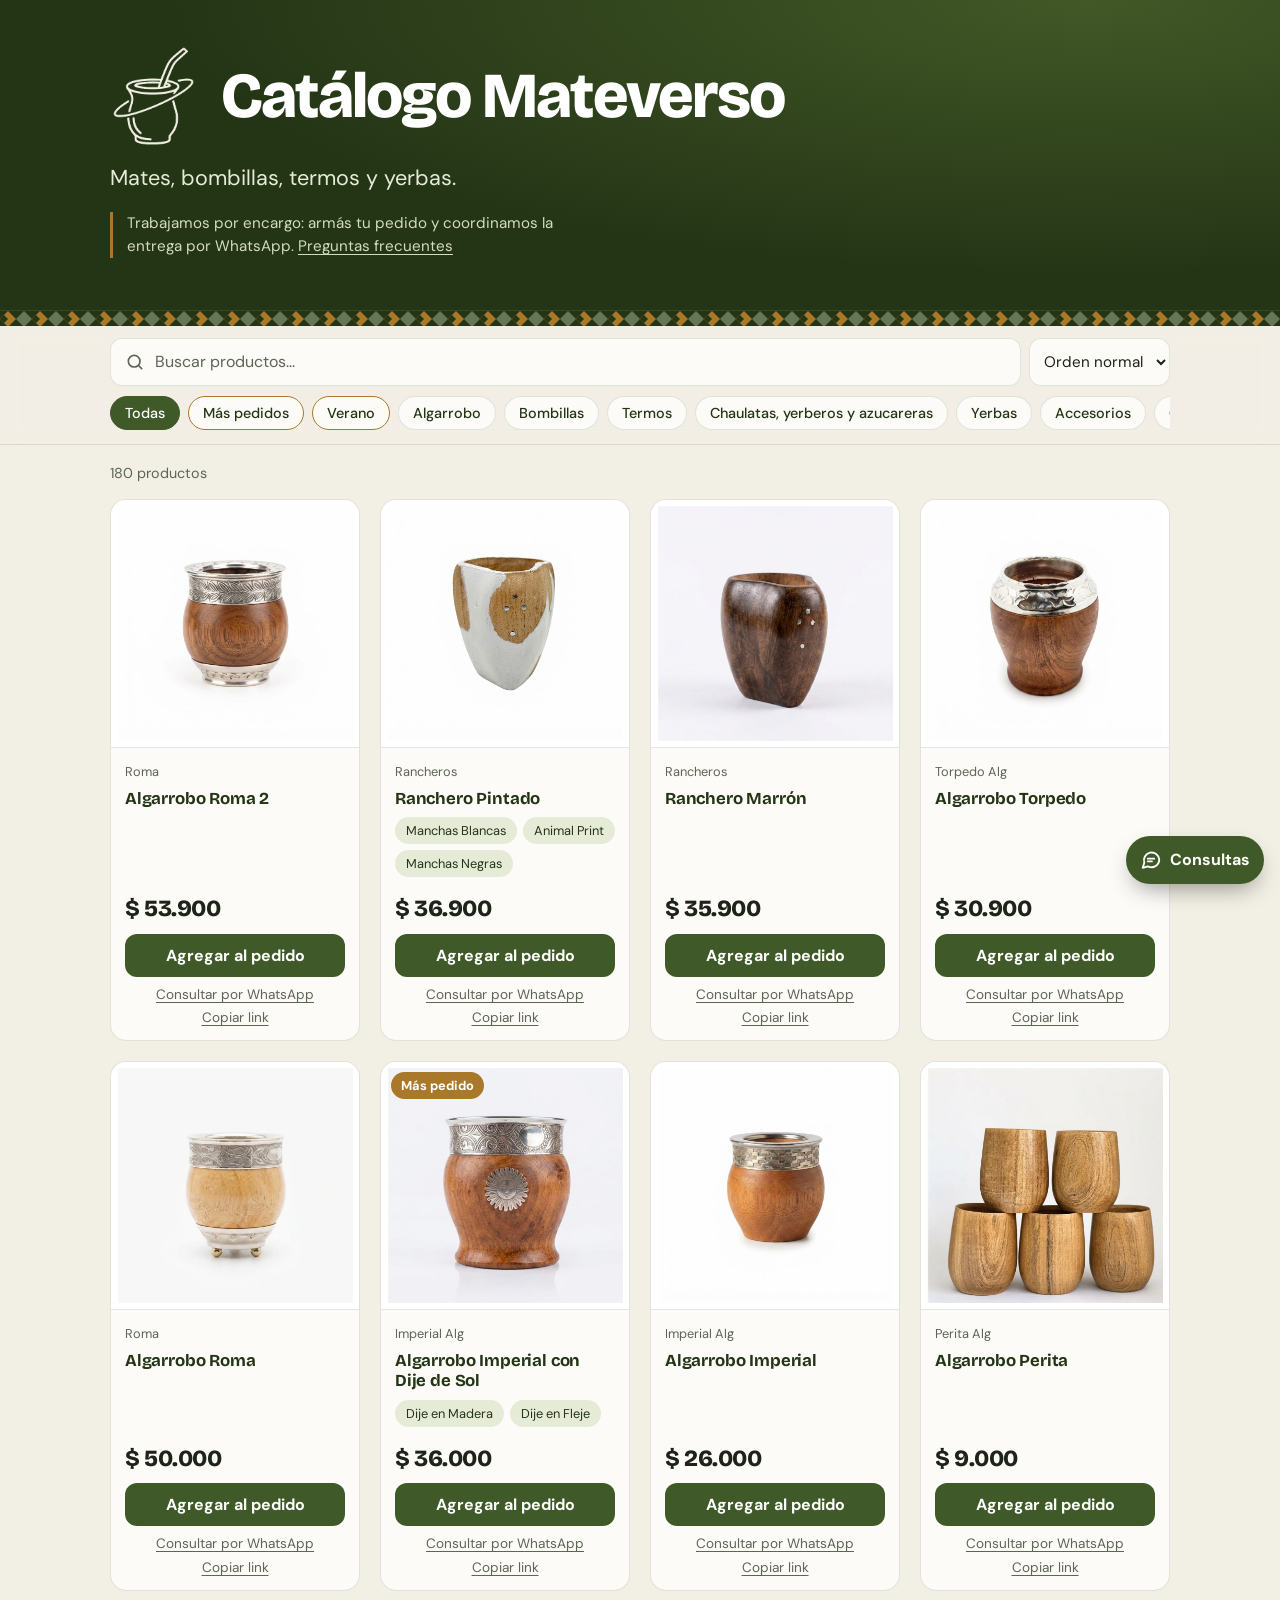
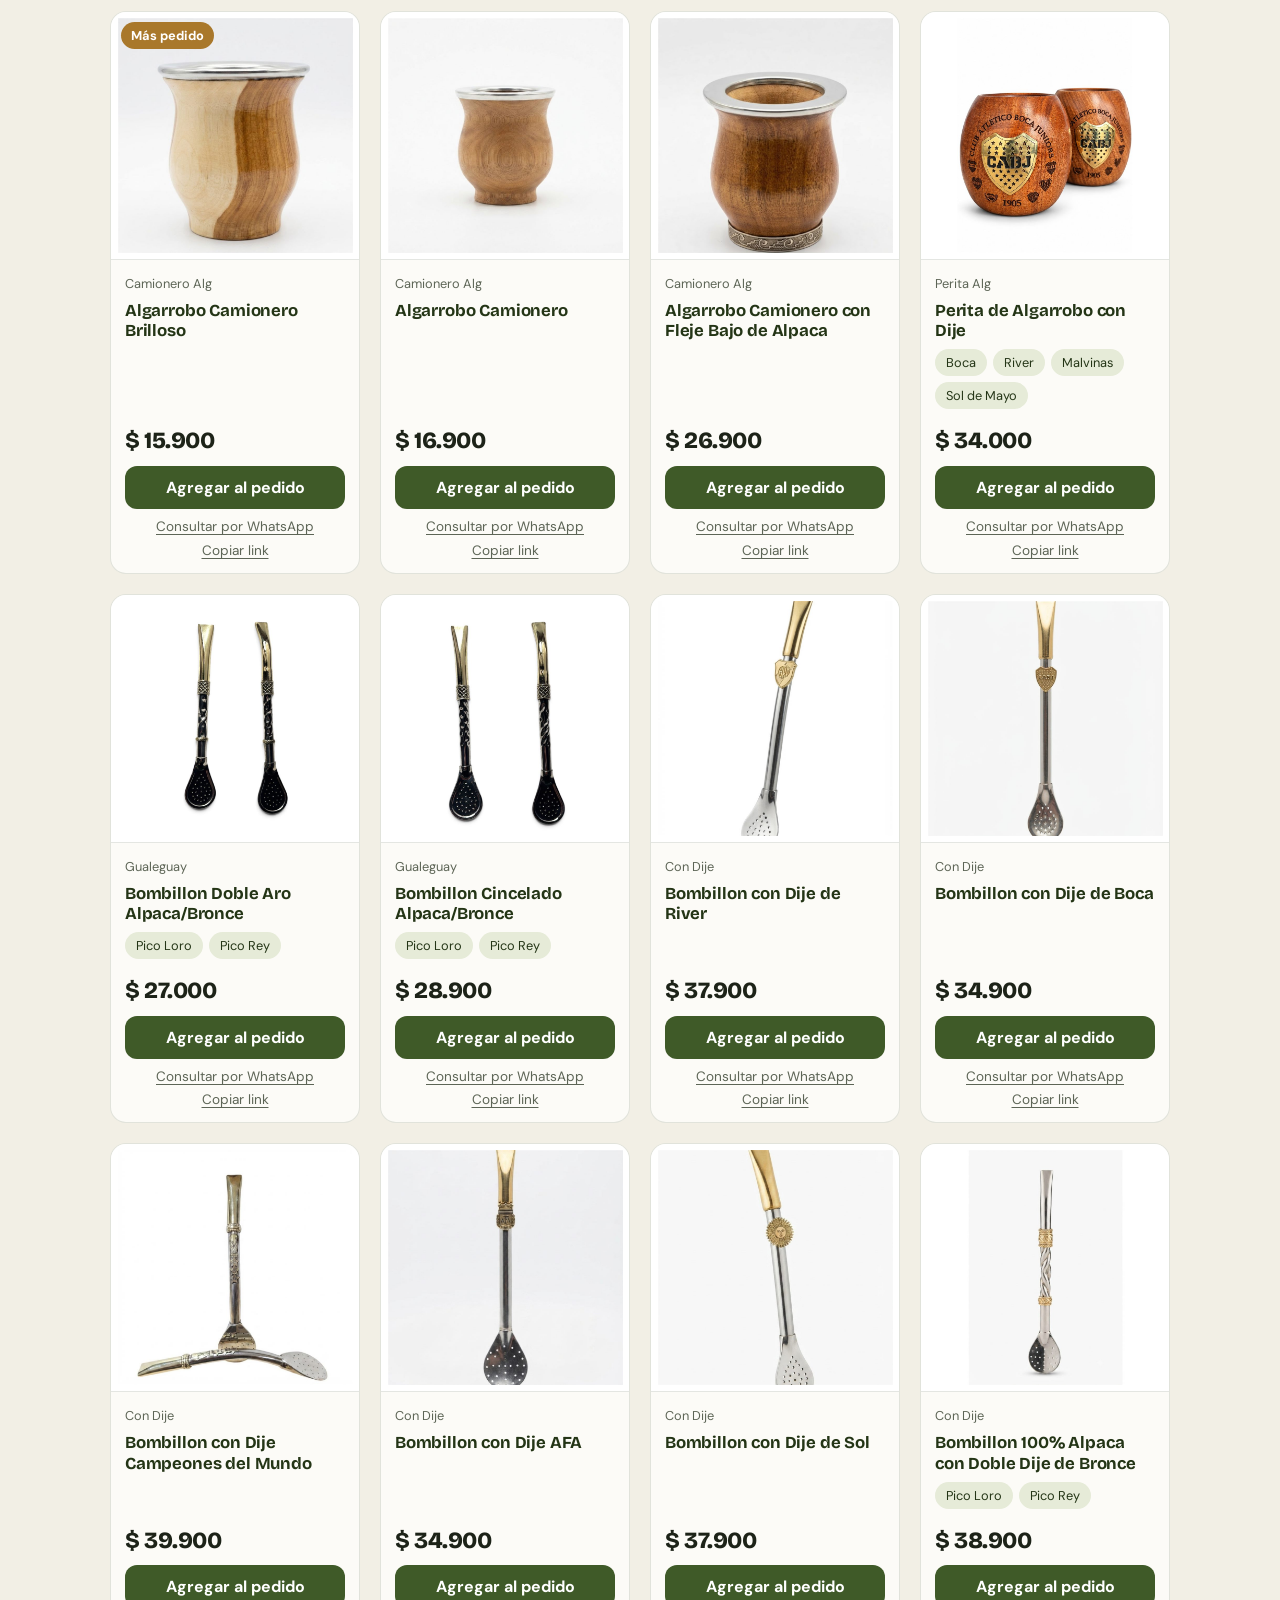
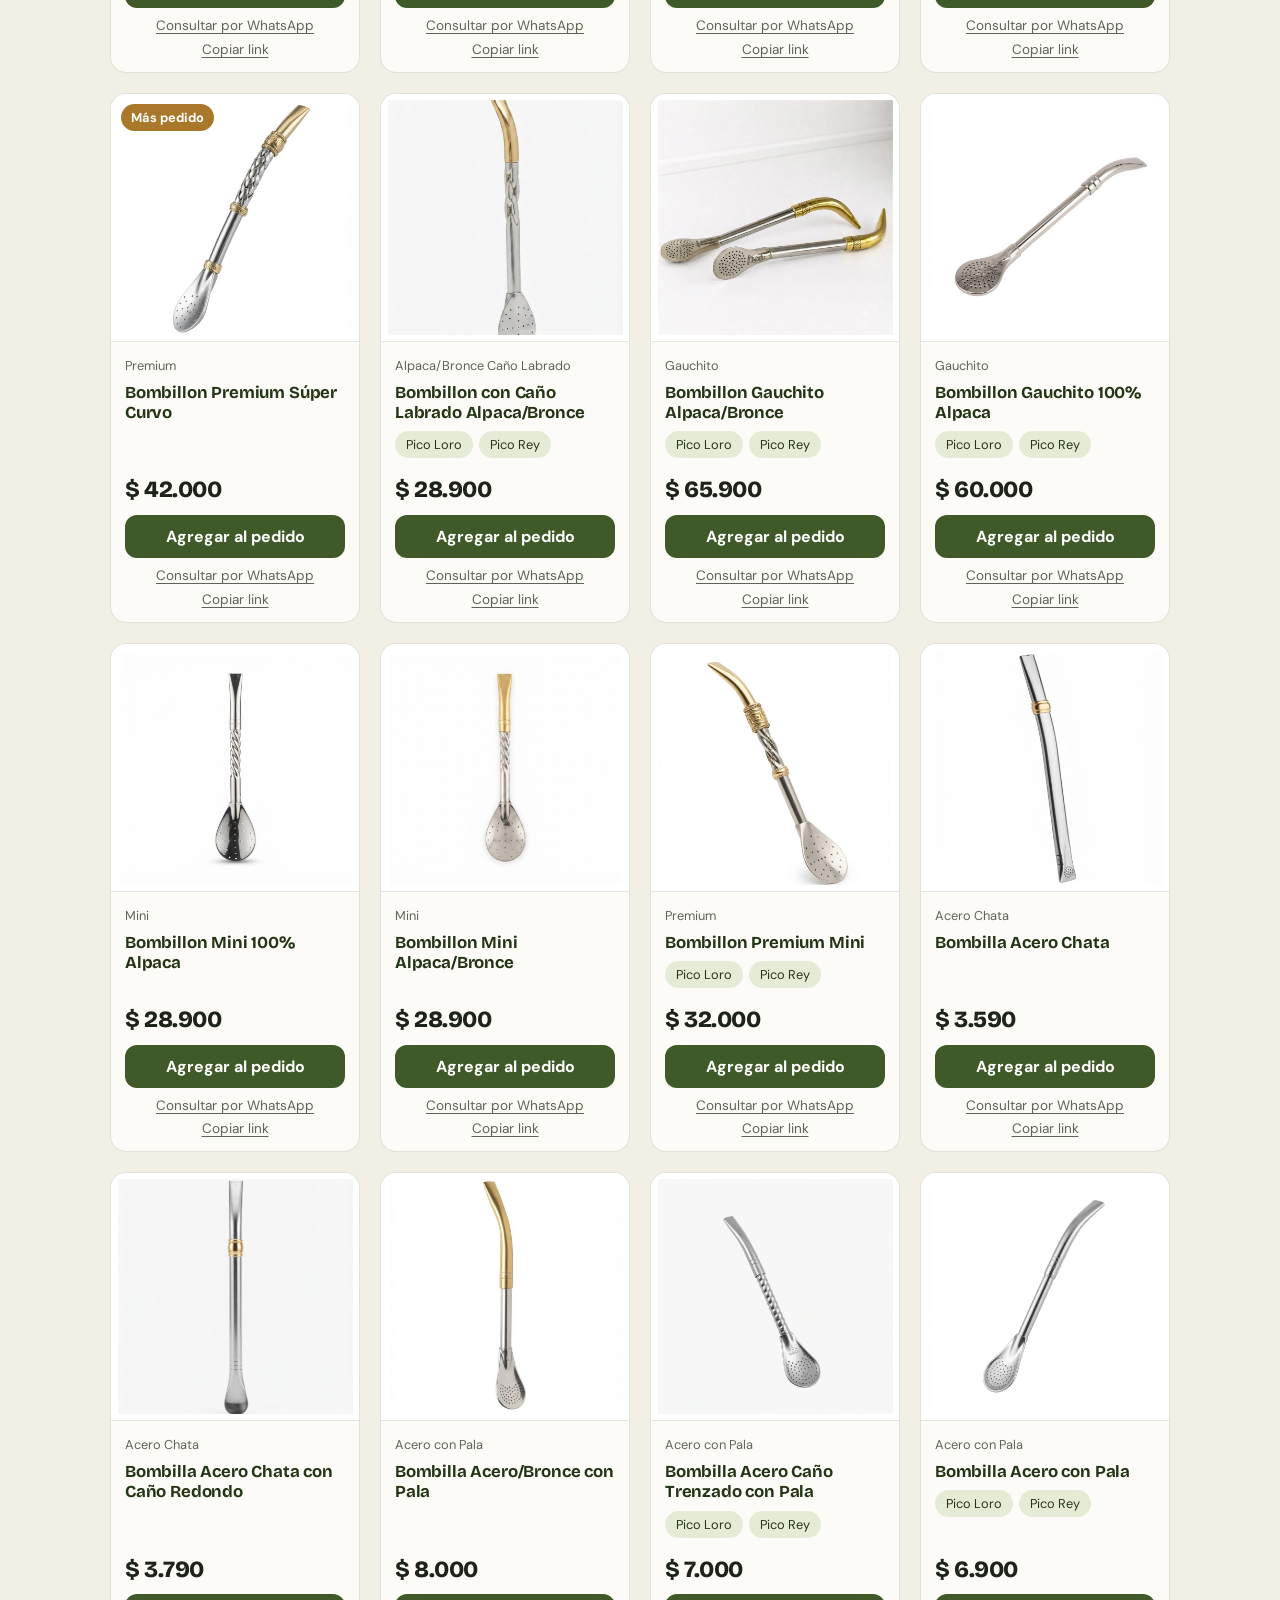
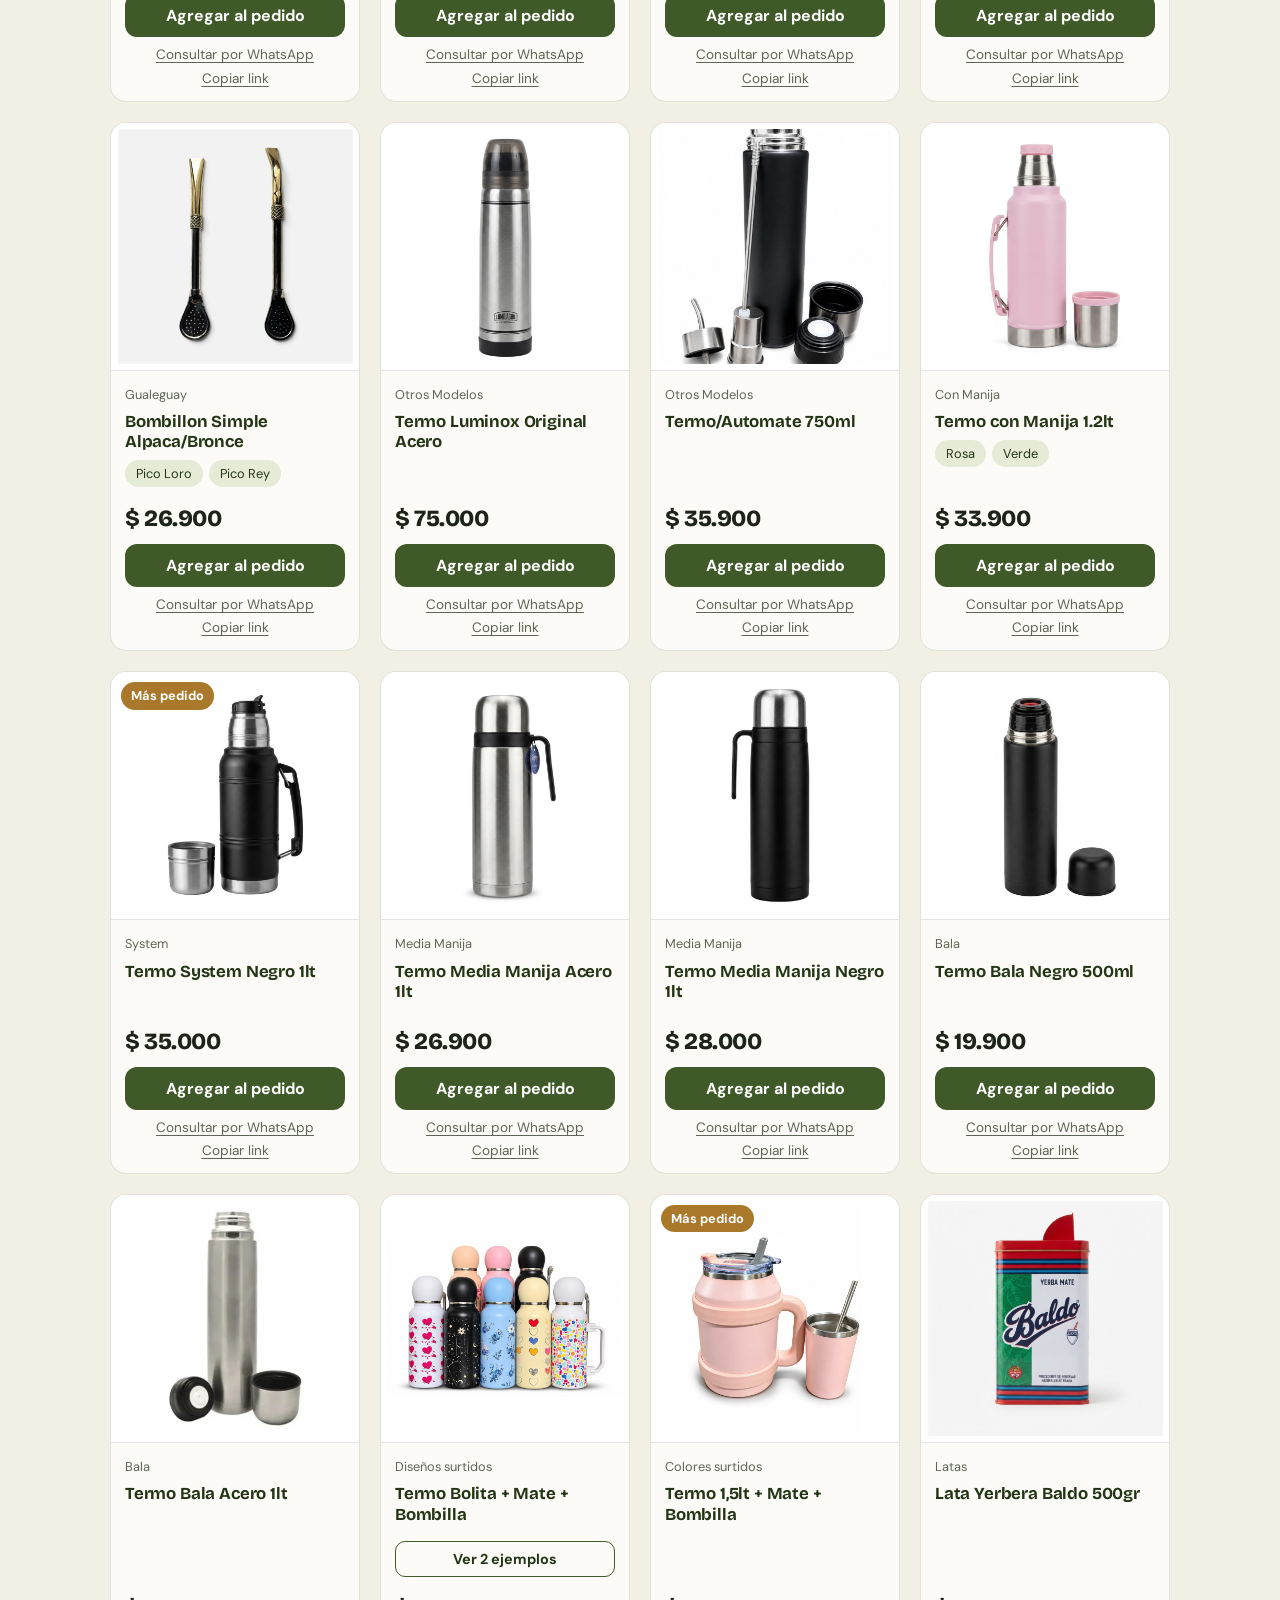
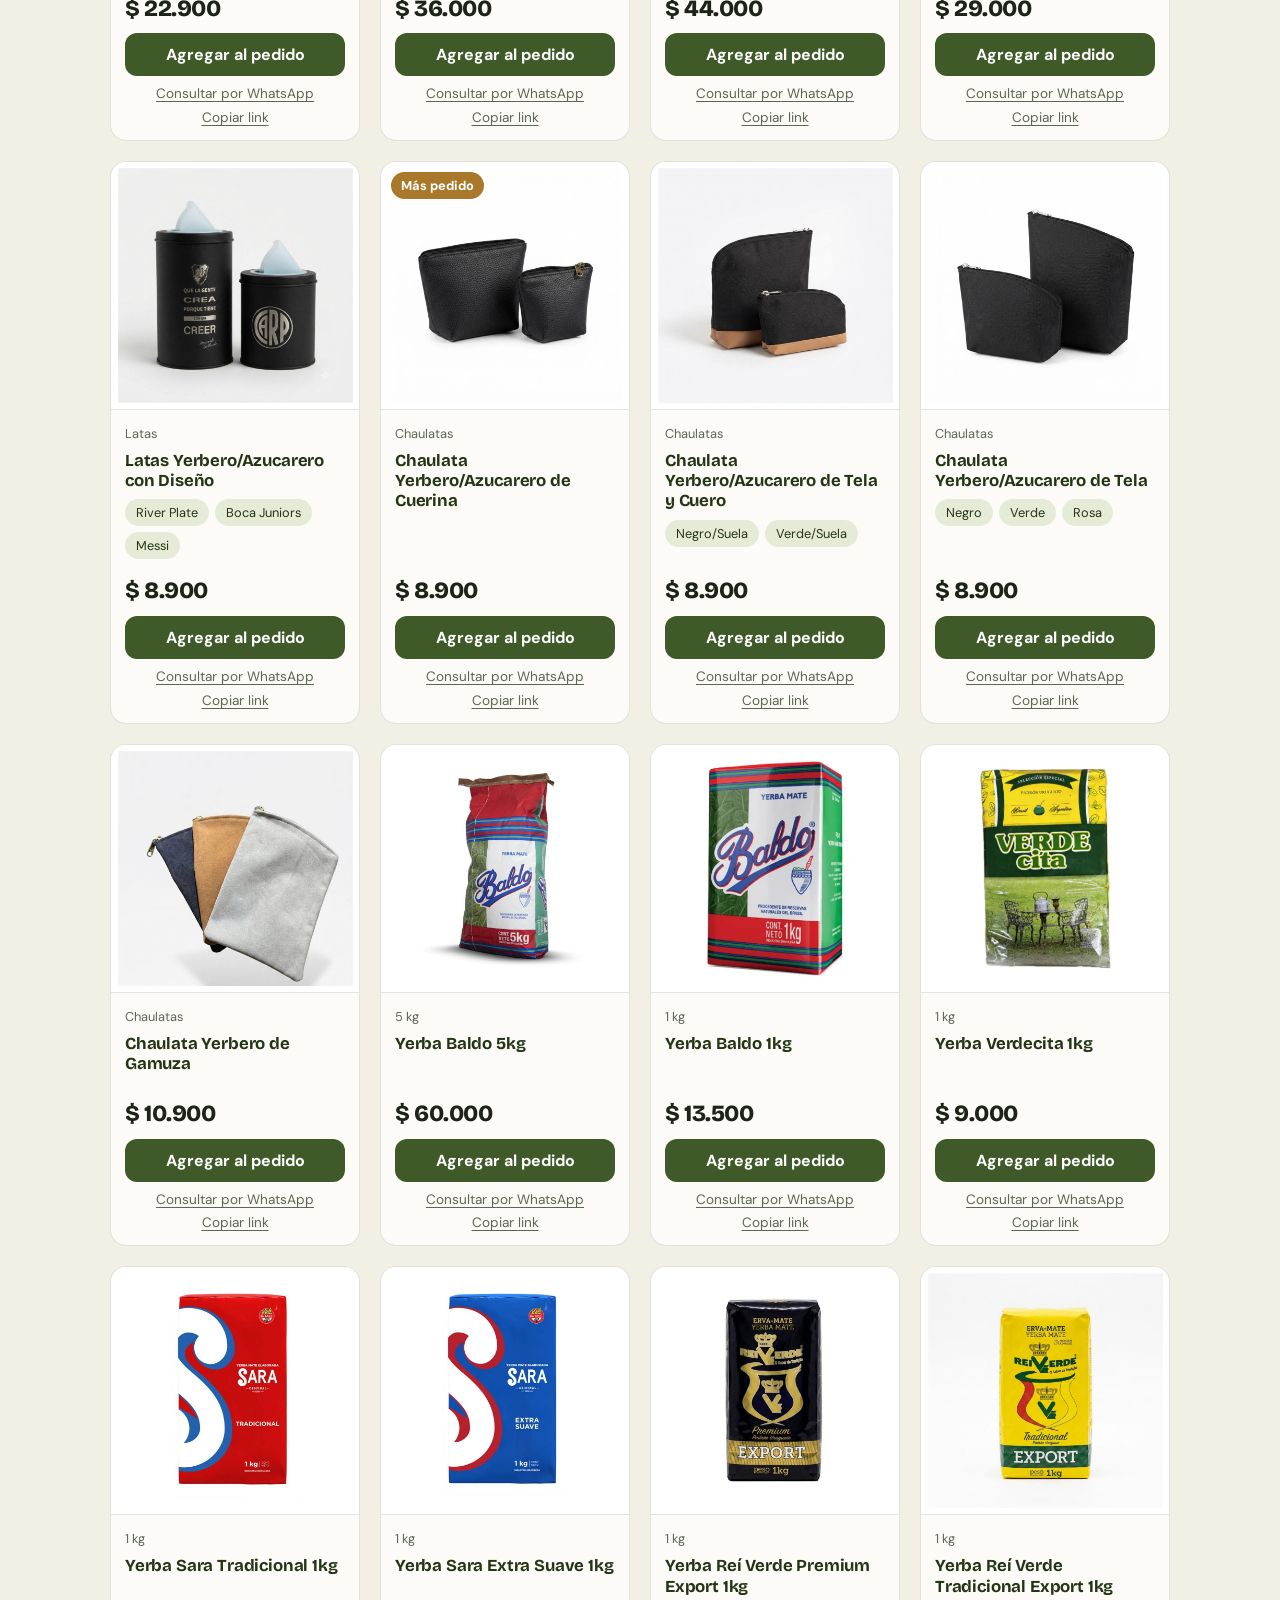
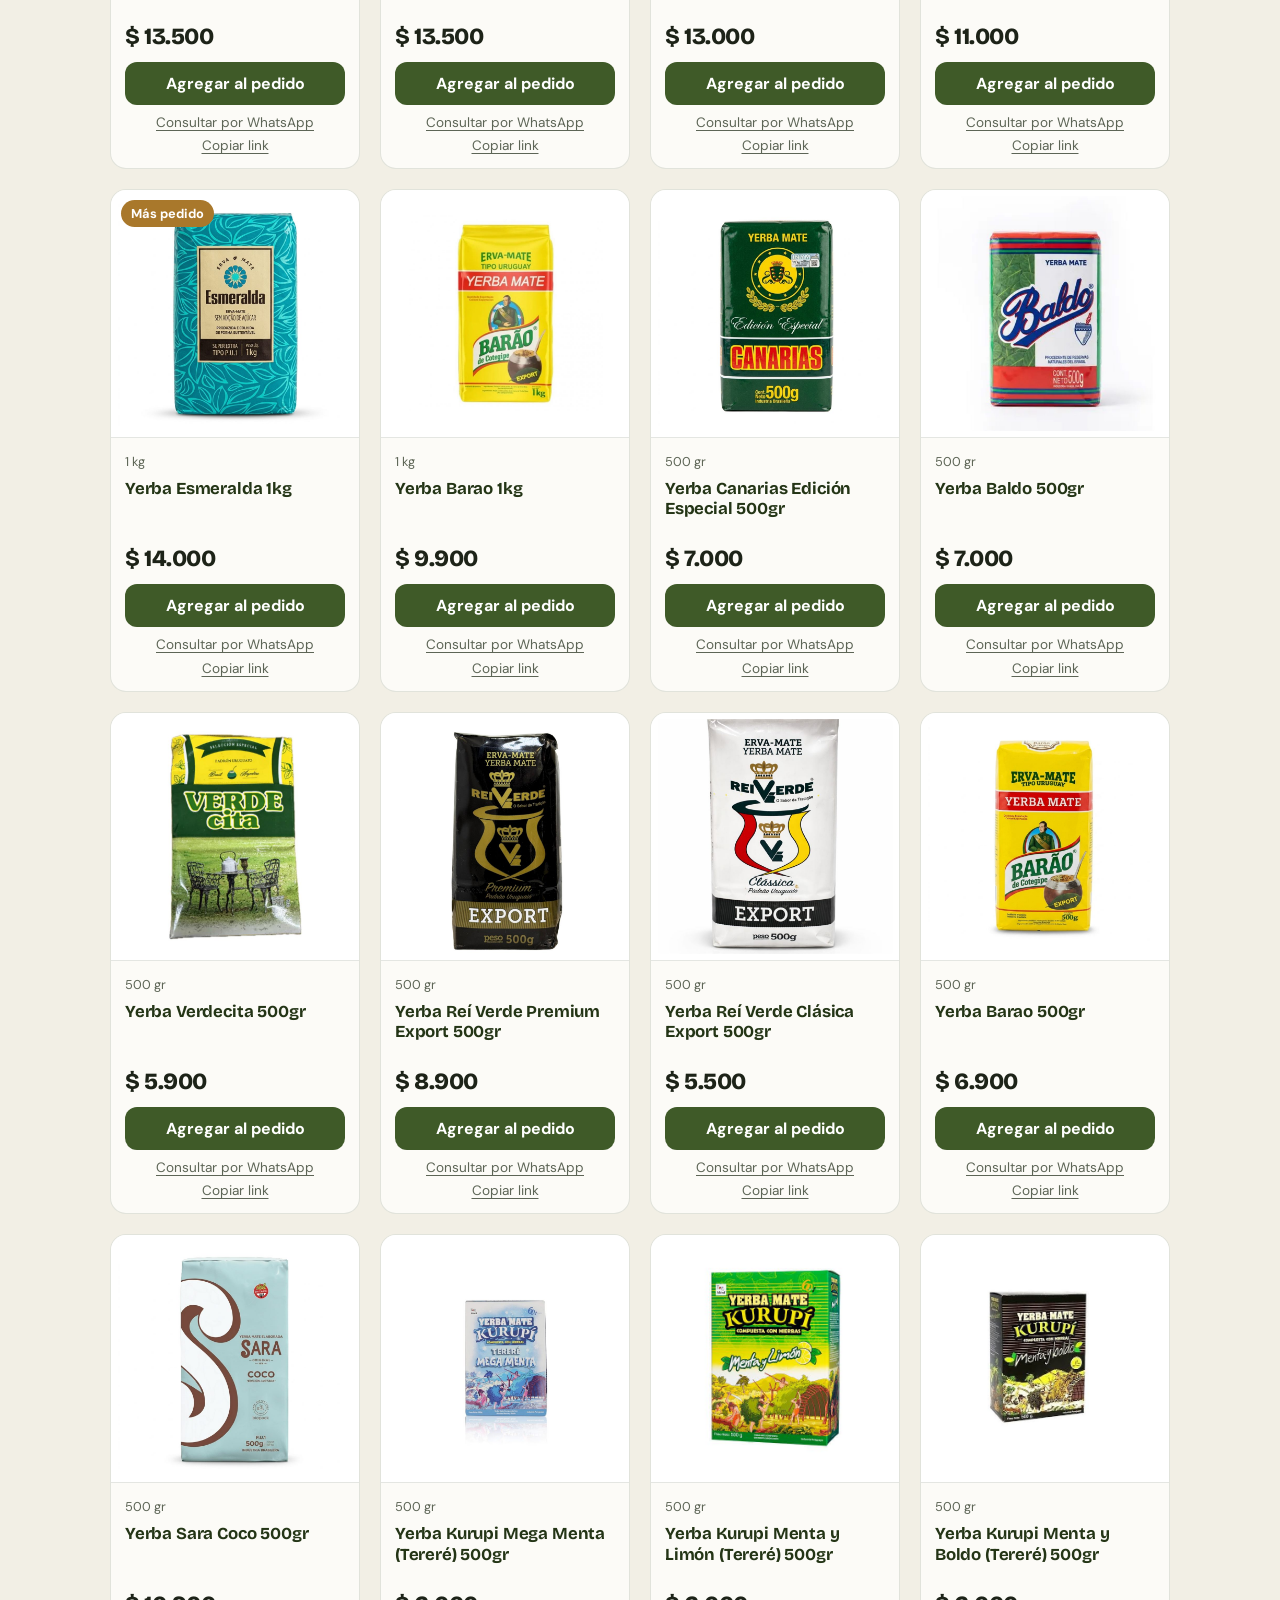
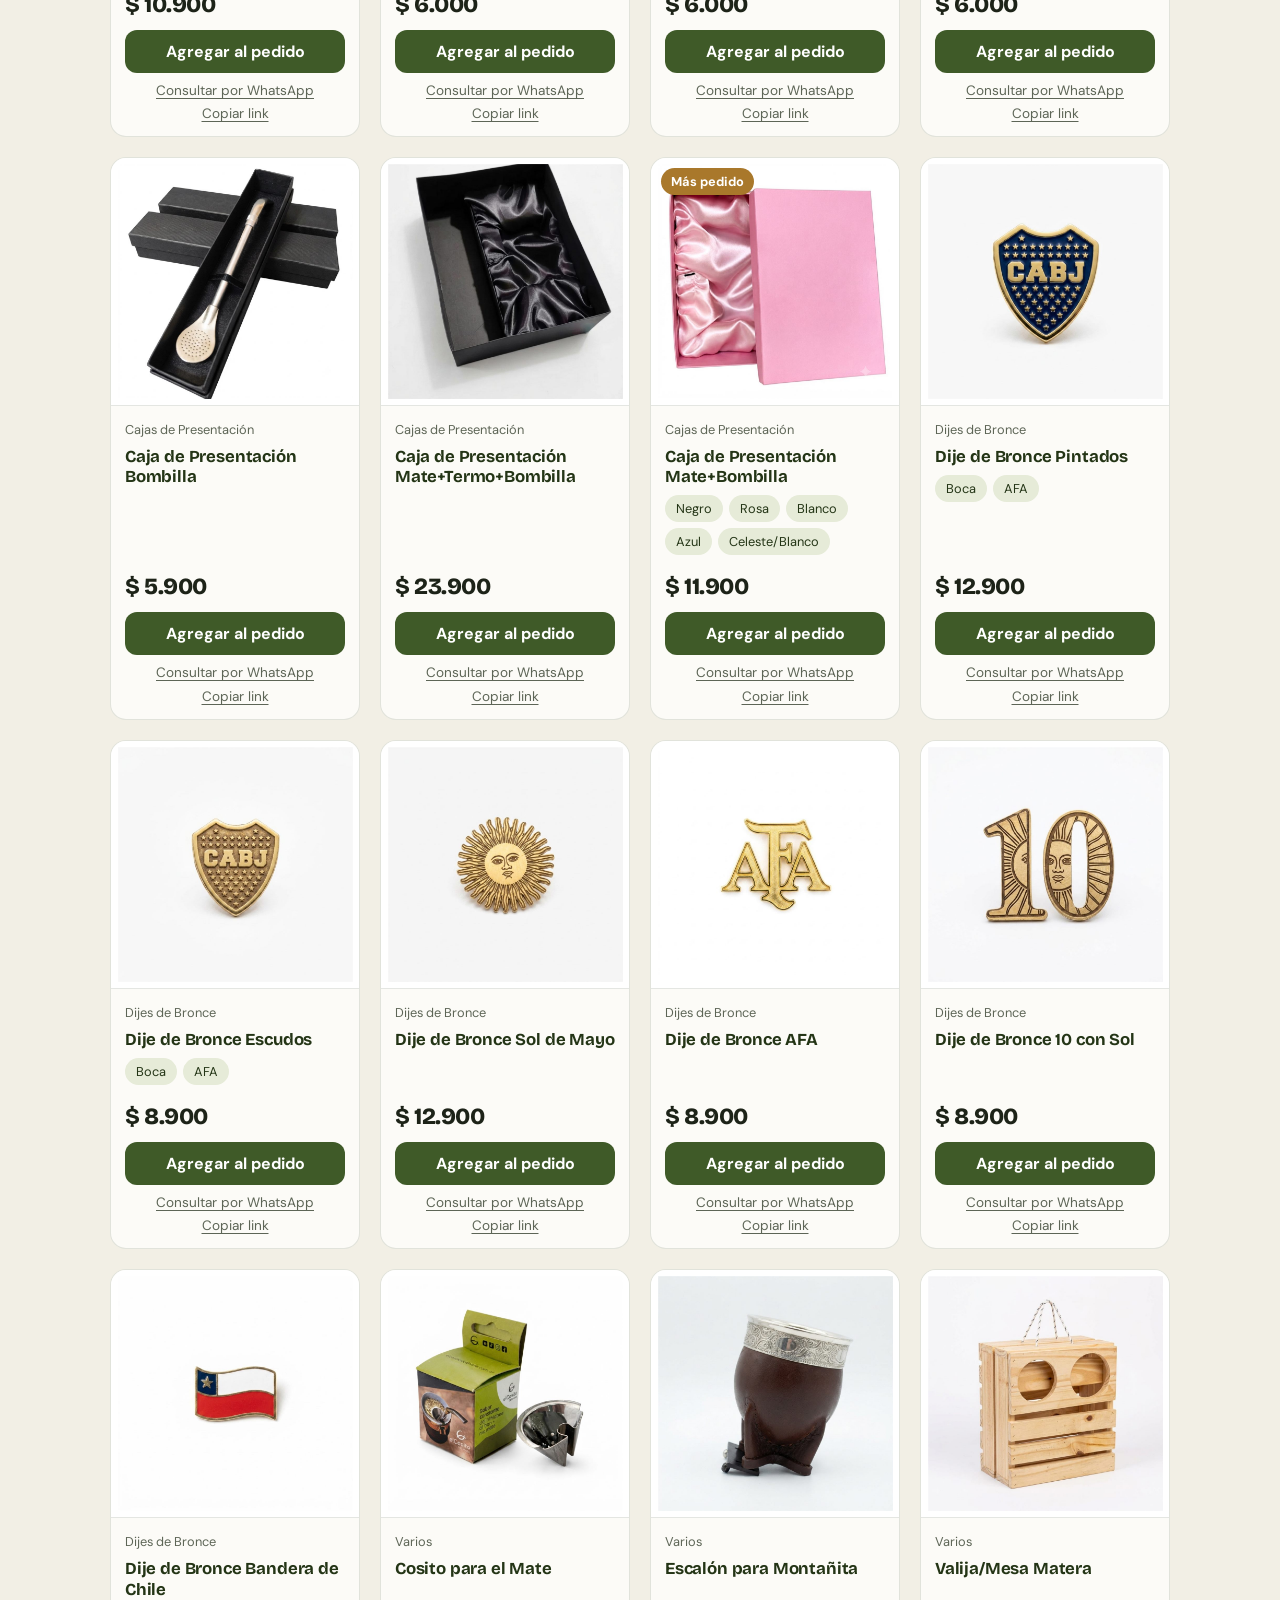
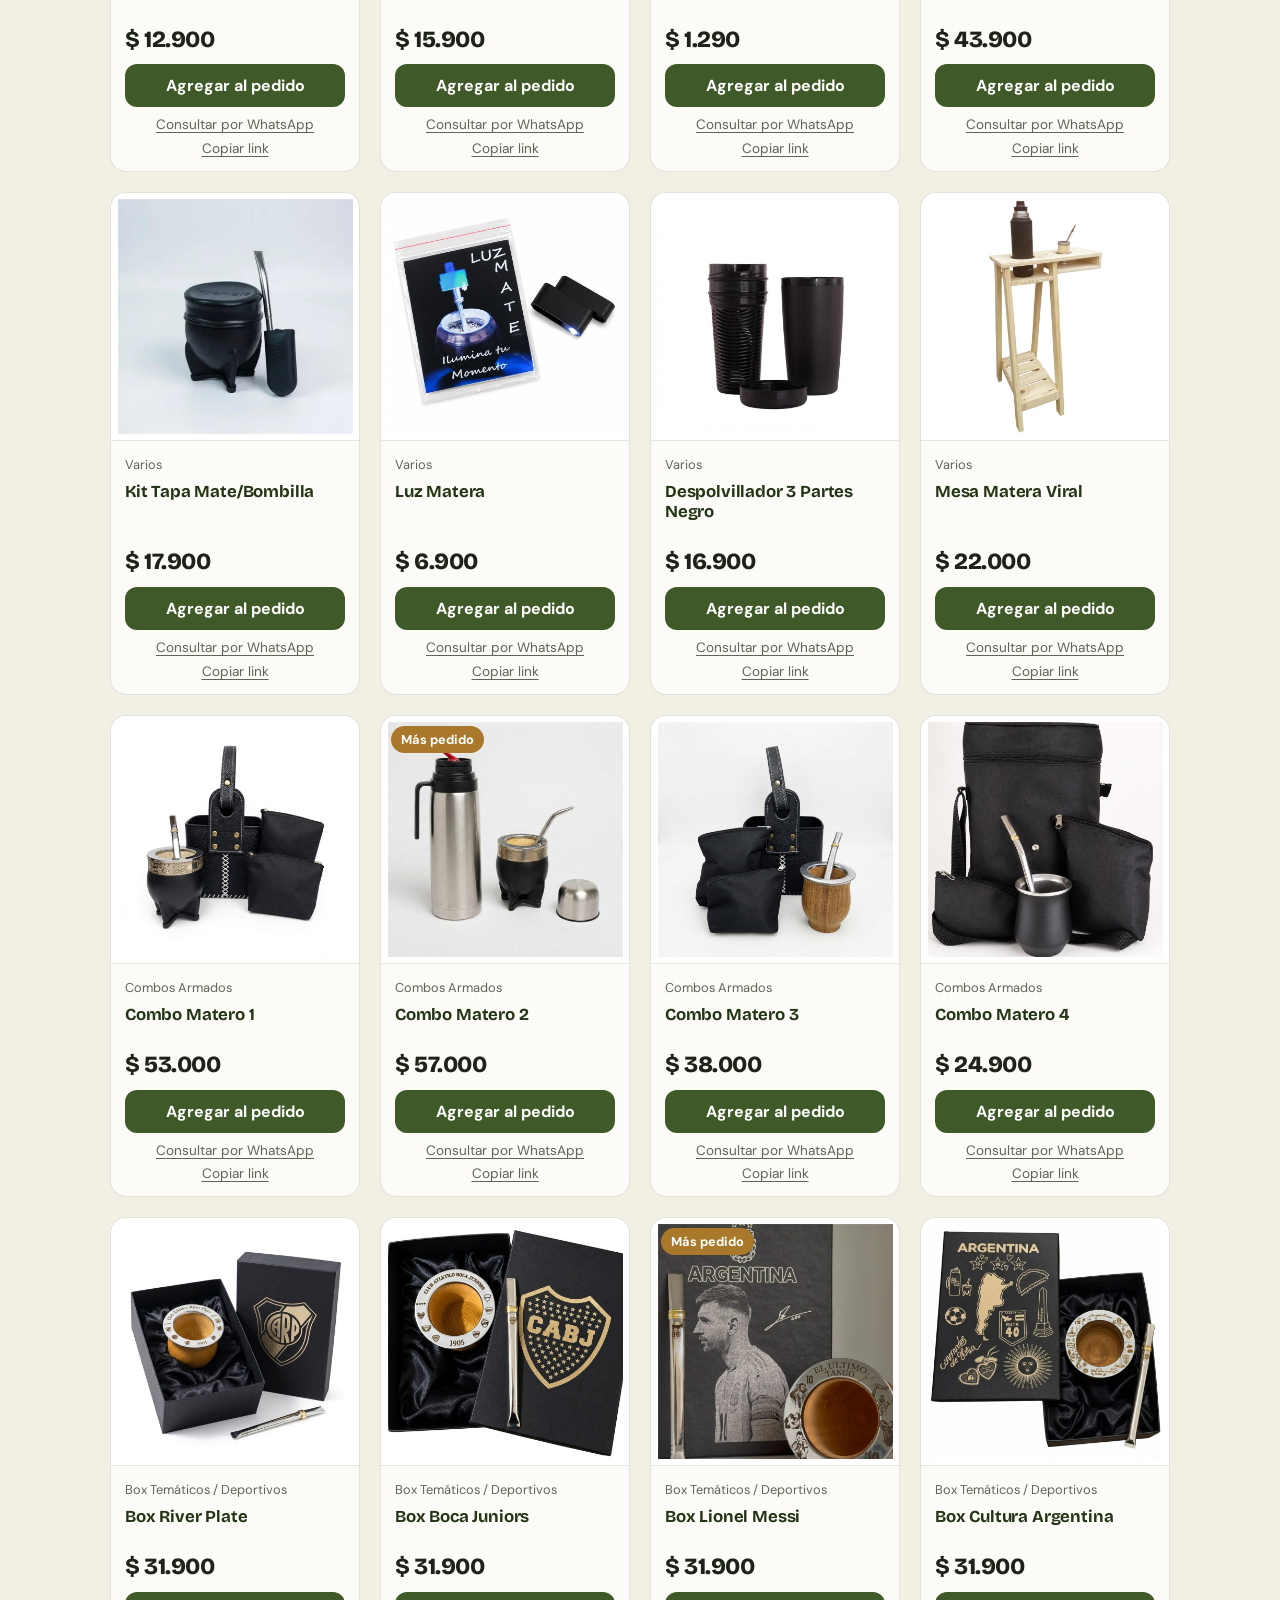
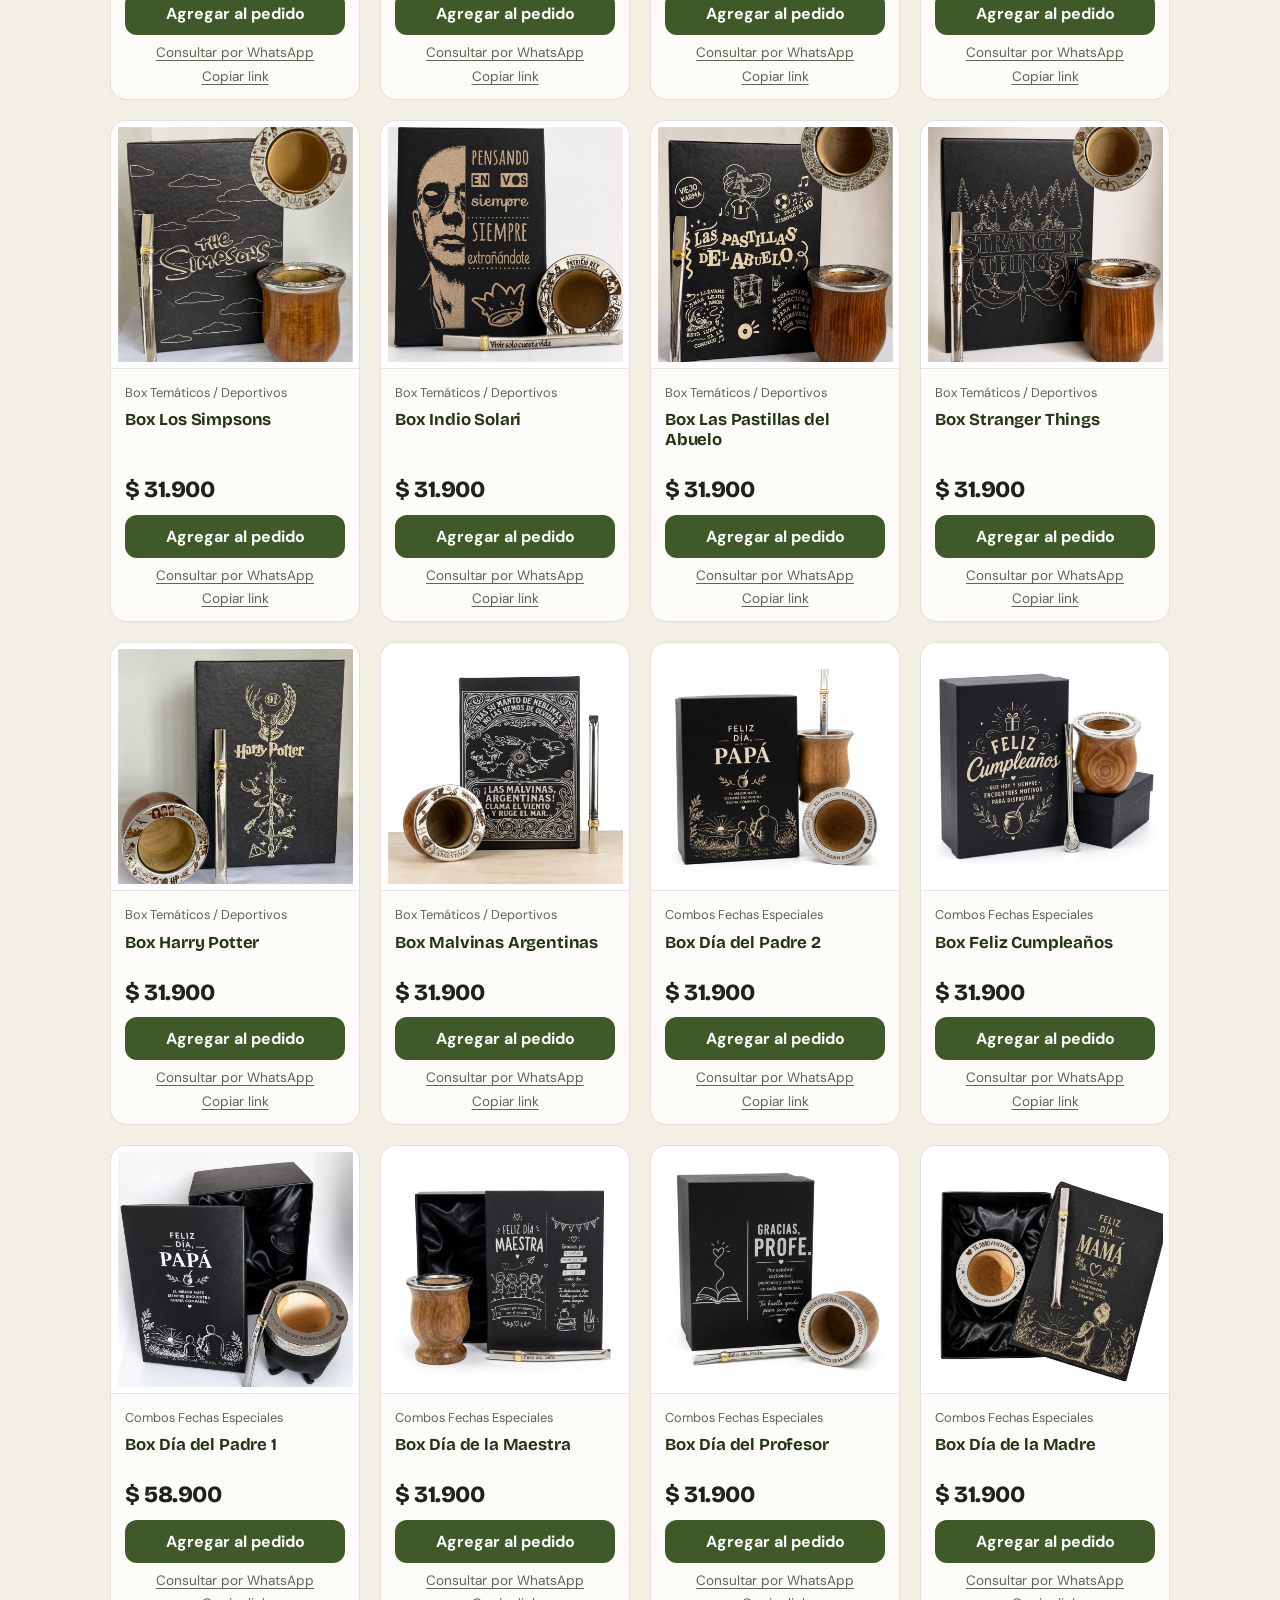
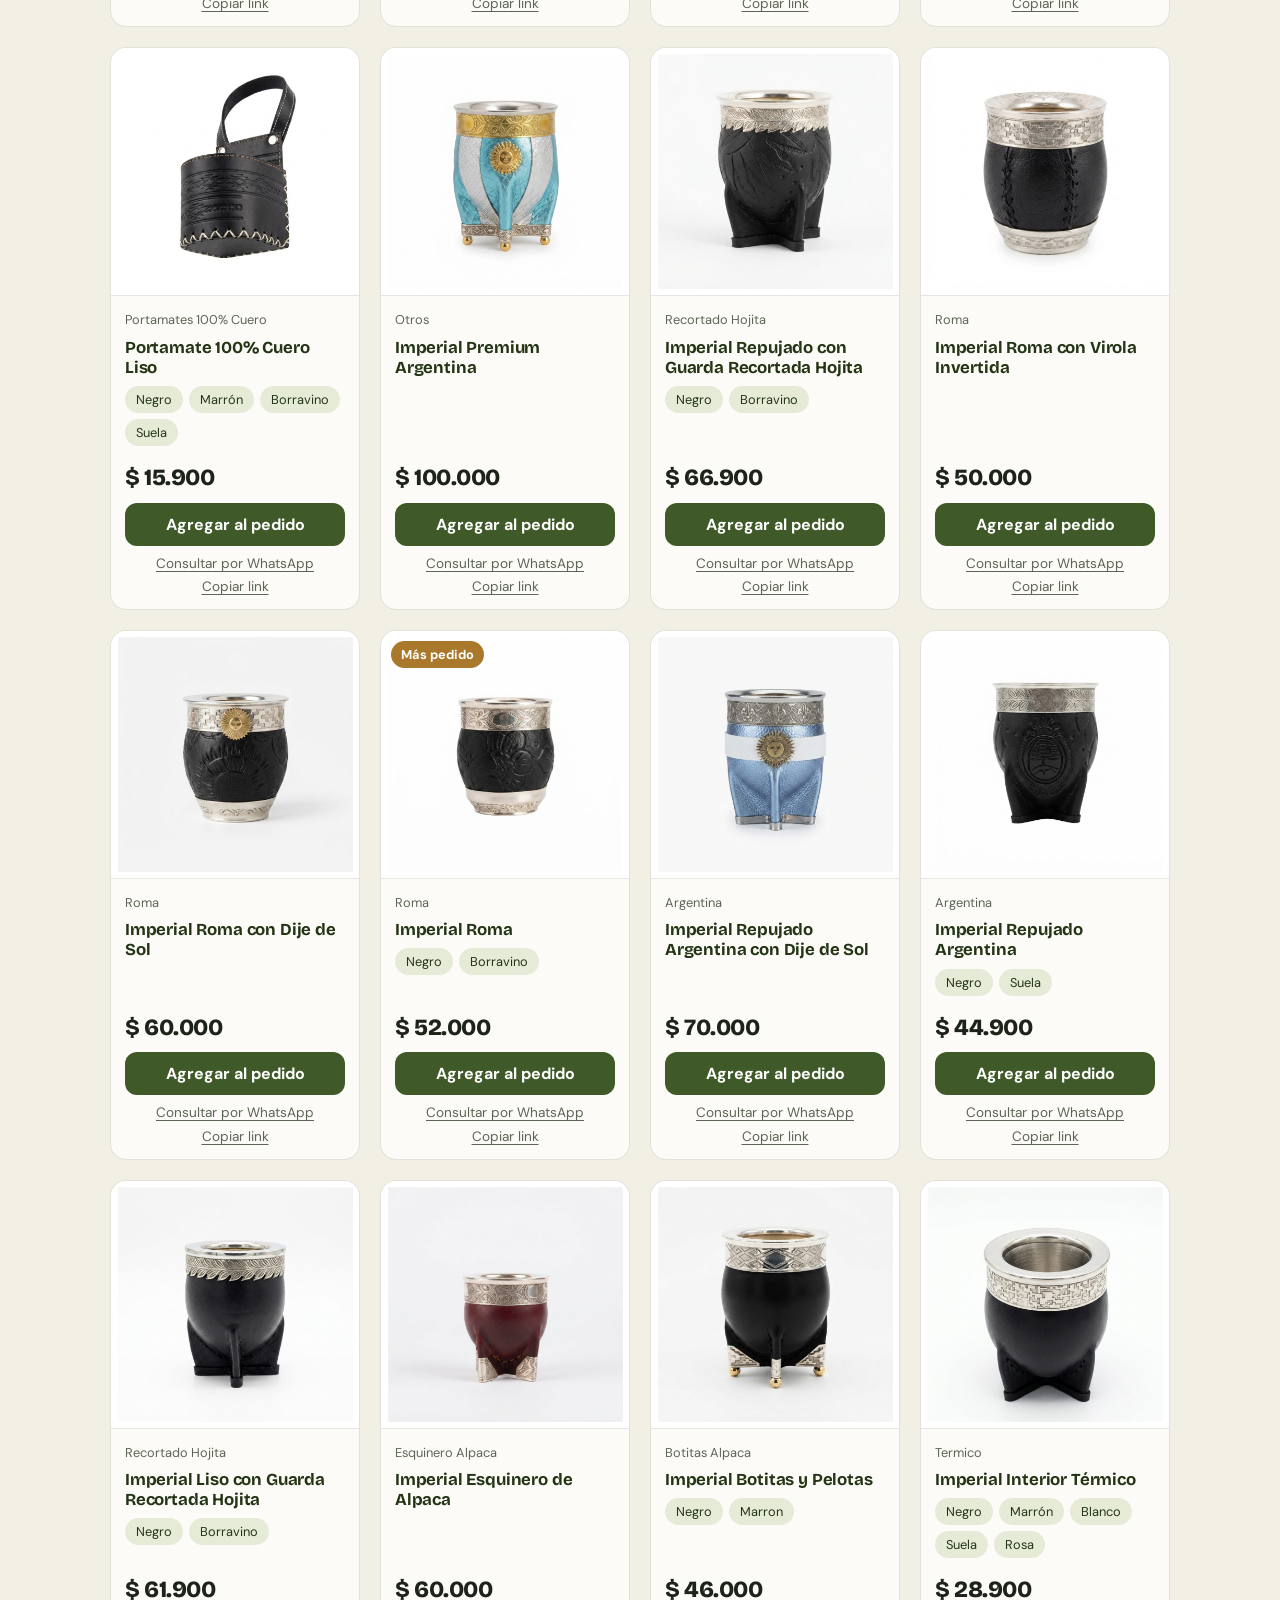
<file: index.html>
<!DOCTYPE html>
<html lang="es">
<head>
  <meta charset="UTF-8">
  <meta name="viewport" content="width=device-width, initial-scale=1.0">
  <meta name="description" content="Catálogo de Mateverso: mates, bombillas, termos y yerbas. Armá tu pedido y coordinamos la entrega por WhatsApp.">
  <meta name="google-site-verification" content="UolGcM91xsv9K0bLiV9sorWYd_evl5VD43gG5D0DPTQ" />
  <link rel="canonical" href="https://janezsersen07.github.io/catalogo-mateverso/">
  <meta property="og:type" content="website">
  <meta property="og:locale" content="es_AR">
  <meta property="og:site_name" content="Mateverso">
  <meta property="og:title" content="Catálogo Mateverso">
  <meta property="og:description" content="Mates, bombillas, termos y yerbas. Armá tu pedido y lo coordinamos por WhatsApp.">
  <meta property="og:url" content="https://janezsersen07.github.io/catalogo-mateverso/">
  <meta property="og:image" content="https://janezsersen07.github.io/catalogo-mateverso/logo/vista-previa.jpg">
  <meta property="og:image:width" content="1200">
  <meta property="og:image:height" content="630">
  <meta name="twitter:card" content="summary_large_image">
  <meta name="theme-color" content="#243516">
  <title>Catálogo Mateverso</title>
  <link rel="icon" type="image/png" href="logo/favicon.png">
  <link rel="apple-touch-icon" href="logo/apple-touch-icon.png">
  <link rel="preconnect" href="https://fonts.googleapis.com">
  <link rel="preconnect" href="https://fonts.gstatic.com" crossorigin>
  <link rel="stylesheet" href="https://fonts.googleapis.com/css2?family=Bricolage+Grotesque:opsz,wght@12..96,600..800&family=DM+Sans:wght@400;500;700&display=swap">
  <link rel="stylesheet" href="style.css?v=8">
  <script type="application/ld+json">
  {
    "@context": "https://schema.org",
    "@type": "Store",
    "name": "Mateverso",
    "description": "Mates, bombillas, termos y yerbas por encargo. Ciudad Evita, Buenos Aires.",
    "url": "https://janezsersen07.github.io/catalogo-mateverso/",
    "image": "https://janezsersen07.github.io/catalogo-mateverso/logo/vista-previa.jpg",
    "telephone": "+5492944671384",
    "address": { "@type": "PostalAddress", "addressLocality": "Ciudad Evita", "addressRegion": "Buenos Aires", "addressCountry": "AR" },
    "sameAs": ["https://www.instagram.com/mateversoo_/", "https://www.tiktok.com/@mateversoo_"]
  }
  </script>
</head>
<body>
  <header class="portada">
    <div class="portada-contenido">
      <div class="marca">
        <img class="marca-icono" src="logo/icono-claro.png" alt="" width="243" height="292">
        <h1>Catálogo Mateverso</h1>
      </div>
      <p class="lema">Mates, bombillas, termos y yerbas.</p>
      <p class="encargo">Trabajamos por encargo: armás tu pedido y coordinamos la entrega por WhatsApp. <a class="enlace-preguntas" href="#preguntas">Preguntas frecuentes</a></p>
    </div>
    <div class="greca" aria-hidden="true"></div>
  </header>

  <section class="filtros" aria-label="Filtros del catálogo">
    <div class="filtros-contenido">
      <div class="busqueda">
        <label for="buscador" class="solo-lectores">Buscar productos</label>
        <input type="search" id="buscador" placeholder="Buscar productos...">
        <label for="orden" class="solo-lectores">Ordenar productos</label>
        <select id="orden">
          <option value="catalogo">Orden normal</option>
          <option value="precio-menor">Menor precio</option>
          <option value="precio-mayor">Mayor precio</option>
        </select>
      </div>
      <div id="categorias" class="categorias" role="group" aria-label="Categorías"></div>
    </div>
  </section>

  <main class="contenedor">
    <div id="producto-unico" class="producto-unico" hidden>
      <span id="producto-unico-texto"></span>
      <button type="button" id="ver-todo" class="ver-todo">Ver todo el catálogo</button>
    </div>

    <p id="contador" class="contador" aria-live="polite"></p>

    <section id="catalogo" class="grilla" aria-label="Productos" aria-busy="true">
      <div class="esqueleto"></div><div class="esqueleto"></div><div class="esqueleto"></div><div class="esqueleto"></div>
      <div class="esqueleto"></div><div class="esqueleto"></div><div class="esqueleto"></div><div class="esqueleto"></div>
    </section>

    <p id="mensaje" class="mensaje" hidden></p>
  </main>

  <section id="preguntas" class="preguntas" aria-labelledby="preguntas-titulo">
    <h2 id="preguntas-titulo">Preguntas frecuentes</h2>
    <div class="preguntas-lista">
      <details class="pregunta">
        <summary>¿Cómo hago un pedido?</summary>
        <div class="pregunta-respuesta">
          <p>Agregá los productos a "Mi pedido" y tocá "Enviar pedido por WhatsApp". Te respondemos para confirmar disponibilidad, total y cómo coordinamos la entrega.</p>
        </div>
      </details>
      <details class="pregunta">
        <summary>¿Cómo se paga?</summary>
        <div class="pregunta-respuesta">
          <p>Aceptamos transferencia, desde cualquier billetera o banco virtual, y efectivo.</p>
          <p>Como trabajamos por encargo, pedimos una seña del 50% del total del pedido.</p>
        </div>
      </details>
      <details class="pregunta">
        <summary>¿Cuánto tarda mi pedido?</summary>
        <div class="pregunta-respuesta">
          <p>Como máximo una semana. Retiramos la mercadería generalmente los jueves, aunque el día puede variar. Tu pedido queda listo esa misma tarde-noche o al día siguiente, según el día en que lo confirmes.</p>
        </div>
      </details>
      <details class="pregunta">
        <summary>¿Hacen envíos?</summary>
        <div class="pregunta-respuesta">
          <p>Somos de Ciudad Evita. El envío a Ciudad Evita, Aldo Bonzi y Tablada cuesta $3.000.</p>
          <p>Para zonas más alejadas enviamos por Correo Argentino. El costo depende de dónde vivas, te lo confirmamos por WhatsApp y se suma al precio del pedido.</p>
        </div>
      </details>
      <details class="pregunta">
        <summary>¿Cómo pido un grabado?</summary>
        <div class="pregunta-respuesta">
          <p>Agregá el grabado a tu pedido desde la categoría Grabados.</p>
          <ul>
            <li><strong>Personalizado:</strong> mandanos por WhatsApp fotos de ejemplo, textos, frases, iniciales, escudos de fútbol o signos.</li>
            <li><strong>Predeterminado:</strong> lo hablamos por WhatsApp y te pasamos las opciones, que son las mismas de las fotos de ejemplo.</li>
          </ul>
        </div>
      </details>
      <details class="pregunta">
        <summary>¿Puedo cambiar o devolver un producto?</summary>
        <div class="pregunta-respuesta">
          <p>Solo si el producto tiene una falla de nuestra parte: en ese caso nos hacemos cargo y lo cambiamos. Tenés 1 o 2 semanas para pedir el cambio. Si no hay falla, no hay cambios ni devoluciones.</p>
        </div>
      </details>
      <details class="pregunta">
        <summary>¿En qué horario atienden?</summary>
        <div class="pregunta-respuesta">
          <p>Atendemos por WhatsApp todos los días, a cualquier hora.</p>
        </div>
      </details>
    </div>
  </section>

  <footer class="pie">
    <img class="pie-logo" src="logo/logo-verde.png" alt="Mateverso, el universo del mate" width="422" height="417">
    <nav class="redes" aria-label="Redes de Mateverso">
      <a class="red" href="https://www.instagram.com/mateversoo_/" target="_blank" rel="noopener noreferrer">Instagram <span>@mateversoo_</span></a>
      <a class="red" href="https://www.tiktok.com/@mateversoo_" target="_blank" rel="noopener noreferrer">TikTok <span>@mateversoo_</span></a>
      <a class="red" href="https://wa.me/5492944671384" target="_blank" rel="noopener noreferrer">WhatsApp</a>
    </nav>
    <p>Trabajamos por encargo. Los precios pueden cambiar: te confirmamos todo por WhatsApp antes de cerrar el pedido.</p>
    <p class="pie-aparte">Proyecto de portfolio, hecho con HTML, CSS y JavaScript.</p>
  </footer>

  <!-- LISTA-PRODUCTOS -->

  <button type="button" id="boton-pedido" class="boton-pedido" hidden>
    <span>Mi pedido <span id="cantidad-pedido" class="cantidad-pedido">0</span></span>
    <span id="total-boton" class="total-boton"></span>
  </button>

  <a class="boton-consulta" href="https://wa.me/5492944671384?text=Hola%20Mateverso!%20Tengo%20una%20consulta." target="_blank" rel="noopener noreferrer" aria-label="Hacer una consulta por WhatsApp">
    <svg viewBox="0 0 24 24" width="22" height="22" fill="none" stroke="currentColor" stroke-width="2" stroke-linecap="round" stroke-linejoin="round" aria-hidden="true"><path d="M21 11.5a8.4 8.4 0 0 1-12.3 7.4L3 20.5l1.7-5.5A8.4 8.4 0 1 1 21 11.5Z"/><path d="M8.5 10.5h7M8.5 13.5h4.5"/></svg>
    <span>Consultas</span>
  </a>

  <dialog id="pedido" class="ventana pedido" aria-labelledby="pedido-titulo">
    <div class="ventana-cabecera">
      <h2 id="pedido-titulo">Mi pedido</h2>
      <button type="button" id="pedido-cerrar" class="ventana-cerrar" aria-label="Cerrar">✕</button>
    </div>
    <ul id="pedido-lista" class="pedido-lista"></ul>
    <p class="pedido-total">Total estimado <strong id="pedido-total"></strong></p>
    <p class="pedido-nota">Trabajamos por encargo. Al enviar el pedido por WhatsApp te confirmamos precios, disponibilidad y la entrega. El envío no está incluido en el total.</p>
    <div class="pedido-acciones">
      <a id="pedido-enviar" class="boton" href="#" target="_blank" rel="noopener noreferrer">Enviar pedido por WhatsApp</a>
      <button type="button" id="pedido-vaciar" class="pedido-vaciar">Vaciar pedido</button>
    </div>
  </dialog>

  <dialog id="galeria" class="ventana galeria" aria-labelledby="galeria-titulo">
    <div class="ventana-cabecera">
      <h2 id="galeria-titulo"></h2>
      <button type="button" id="galeria-cerrar" class="ventana-cerrar" aria-label="Cerrar">✕</button>
    </div>
    <div id="galeria-fotos" class="galeria-fotos"></div>
  </dialog>

  <script src="app.js?v=8"></script>
</body>
</html>
</file>
<file: style.css>
/* =====================================================
   Catálogo Mateverso
   Paleta: verde yerba profundo, papel crema, bronce de bombilla
   ===================================================== */
* {
  box-sizing: border-box;
  margin: 0;
  padding: 0;
}

:root {
  --verde-profundo: #243516;
  --verde: #3f5a28;
  --yerba: #7a9a45;
  --verde-claro: #e6ebd8;
  --crema: #f2efe5;
  --papel: #fcfbf7;
  --bronce: #a9782b;
  --tinta: #1d2318;
  --gris: #5d6556;
  --linea: rgba(36, 53, 22, 0.12);
  --error: #9b2c2c;

  --fuente-titulo: "Bricolage Grotesque", "Segoe UI", system-ui, sans-serif;
  --fuente-texto: "DM Sans", "Segoe UI", system-ui, sans-serif;
}

html {
  scroll-padding-top: 130px;
}

body {
  font-family: var(--fuente-texto);
  font-size: 1rem;
  line-height: 1.5;
  background-color: var(--crema);
  color: var(--tinta);
  padding-bottom: 88px; /* lugar para el botón flotante del pedido */
}

button,
input {
  font-family: inherit;
}

:focus-visible {
  outline: 3px solid var(--bronce);
  outline-offset: 2px;
}

.solo-lectores {
  position: absolute;
  width: 1px;
  height: 1px;
  overflow: hidden;
  clip-path: inset(50%);
  white-space: nowrap;
}

/* ---------- Portada ---------- */
.portada {
  position: relative;
  color: #ffffff;
  background-color: var(--verde-profundo);
  background-image: radial-gradient(120% 140% at 85% 0%, rgba(122, 154, 69, 0.35), transparent 60%);
}

.portada-contenido {
  max-width: 1100px;
  margin: 0 auto;
  padding: 44px 20px 52px;
}

.marca {
  display: flex;
  align-items: center;
  gap: clamp(14px, 3vw, 24px);
}

.marca-icono {
  flex: none;
  width: auto;
  height: clamp(64px, 14vw, 104px);
}

.portada h1 {
  font-family: var(--fuente-titulo);
  font-weight: 800;
  font-size: clamp(2.2rem, 7vw, 4rem);
  line-height: 1;
  letter-spacing: -0.03em;
}

.lema {
  margin-top: 14px;
  font-size: clamp(1.05rem, 2.6vw, 1.35rem);
  color: #e6ebd8;
}

.encargo {
  margin-top: 18px;
  max-width: 46ch;
  padding-left: 14px;
  border-left: 3px solid var(--bronce);
  font-size: 0.95rem;
  color: #d3dbc0;
}

/* Greca: guarda tradicional, el detalle que firma la página */
.greca {
  height: 16px;
  background-color: var(--verde-profundo);
  background-image: url("data:image/svg+xml,%3Csvg xmlns='http://www.w3.org/2000/svg' width='32' height='16' viewBox='0 0 32 16'%3E%3Cpath d='M0 8 8 0l8 8-8 8z' fill='%23a9782b'/%3E%3Cpath d='M0 8 4 4l4 4-4 4z' fill='%23243516'/%3E%3Cpath d='M16 8l8-8 8 8-8 8z' fill='%23e6ebd8' fill-opacity='.35'/%3E%3C/svg%3E");
  background-repeat: repeat-x;
  border-top: 1px solid rgba(255, 255, 255, 0.08);
}

/* ---------- Filtros ---------- */
.filtros {
  position: sticky;
  top: 0;
  z-index: 5;
  background-color: rgba(242, 239, 229, 0.94);
  backdrop-filter: blur(8px);
  border-bottom: 1px solid var(--linea);
}

.filtros-contenido {
  display: flex;
  flex-direction: column;
  gap: 10px;
  max-width: 1100px;
  margin: 0 auto;
  padding: 12px 20px;
}

.busqueda {
  display: flex;
  gap: 8px;
}

.busqueda input {
  flex: 1 1 0;
  min-width: 0;
  padding: 12px 16px 12px 44px;
  font-size: 1rem;
  color: var(--tinta);
  background-color: var(--papel);
  background-image: url("data:image/svg+xml,%3Csvg xmlns='http://www.w3.org/2000/svg' width='20' height='20' viewBox='0 0 24 24' fill='none' stroke='%235d6556' stroke-width='2' stroke-linecap='round'%3E%3Ccircle cx='11' cy='11' r='7'/%3E%3Cpath d='m20 20-3.5-3.5'/%3E%3C/svg%3E");
  background-repeat: no-repeat;
  background-position: 14px center;
  border: 1.5px solid var(--linea);
  border-radius: 12px;
}

.busqueda select {
  flex: 0 0 auto;
  max-width: 44%;
  padding: 12px 10px;
  font: inherit;
  font-size: 0.95rem;
  color: var(--tinta);
  background-color: var(--papel);
  border: 1.5px solid var(--linea);
  border-radius: 12px;
  cursor: pointer;
}

.busqueda select:focus {
  outline: none;
  border-color: var(--verde);
  box-shadow: 0 0 0 3px rgba(63, 90, 40, 0.18);
}

.busqueda input::placeholder {
  color: var(--gris);
}

.busqueda input:focus {
  outline: none;
  border-color: var(--verde);
  box-shadow: 0 0 0 3px rgba(63, 90, 40, 0.18);
}

.categorias {
  display: flex;
  gap: 8px;
  padding-bottom: 2px;
  overflow-x: auto;
  scrollbar-width: none;
}

.categorias::-webkit-scrollbar {
  display: none;
}

.categoria-boton {
  flex: none;
  padding: 7px 14px;
  font-size: 0.9rem;
  font-weight: 500;
  color: var(--verde-profundo);
  background-color: var(--papel);
  border: 1.5px solid var(--linea);
  border-radius: 999px;
  cursor: pointer;
  transition: background-color 0.15s ease, border-color 0.15s ease;
}

.categoria-boton:hover {
  border-color: var(--verde);
}

.categoria-boton[data-categoria="Verano"]:not([aria-pressed="true"]) {
  border-color: var(--bronce);
}

.categoria-boton[aria-pressed="true"] {
  color: #ffffff;
  background-color: var(--verde);
  border-color: var(--verde);
}

/* ---------- Contenido ---------- */
.contenedor {
  max-width: 1100px;
  margin: 0 auto;
  padding: 18px 20px 24px;
}

.contador {
  margin-bottom: 14px;
  font-size: 0.9rem;
  color: var(--gris);
}

.grilla {
  display: grid;
  grid-template-columns: repeat(2, minmax(0, 1fr));
  gap: 14px;
}

@media (min-width: 640px) {
  .grilla {
    grid-template-columns: repeat(auto-fill, minmax(210px, 1fr));
    gap: 20px;
  }
}

/* ---------- Tarjeta ---------- */
.tarjeta {
  display: flex;
  flex-direction: column;
  overflow: hidden;
  background-color: var(--papel);
  border: 1px solid var(--linea);
  border-radius: 16px;
  transition: box-shadow 0.2s ease, transform 0.2s ease;
}

@media (hover: hover) {
  .tarjeta:hover {
    transform: translateY(-3px);
    box-shadow: 0 14px 28px -12px rgba(36, 53, 22, 0.35);
  }
}

.imagen {
  position: relative;
  display: flex;
  justify-content: center;
  align-items: center;
  aspect-ratio: 1 / 1;
  font-size: 3rem;
  background-color: #ffffff;
  border-bottom: 1px solid var(--linea);
}

/* La foto se superpone al emoji; si no existe, se borra y queda el emoji */
.imagen img {
  position: absolute;
  inset: 0;
  width: 100%;
  height: 100%;
  padding: 6px;
  object-fit: contain;
}

.info {
  display: flex;
  flex-direction: column;
  flex: 1;
  gap: 8px;
  padding: 14px;
}

.categoria {
  font-size: 0.8rem;
  color: var(--gris);
}

.info h2 {
  display: -webkit-box;
  -webkit-line-clamp: 3;
  -webkit-box-orient: vertical;
  overflow: hidden;
  font-family: var(--fuente-titulo);
  font-weight: 700;
  font-size: 1.05rem;
  line-height: 1.2;
  letter-spacing: -0.01em;
  color: var(--verde-profundo);
}

.variantes {
  display: flex;
  flex-wrap: wrap;
  gap: 6px;
}

.chip {
  padding: 4px 10px;
  font-size: 0.8rem;
  color: var(--verde-profundo);
  background-color: var(--verde-claro);
  border: 1.5px solid transparent;
  border-radius: 999px;
  cursor: pointer;
  transition: background-color 0.15s ease, border-color 0.15s ease;
}

.chip:hover {
  border-color: var(--yerba);
}

.chip.activo {
  color: #ffffff;
  background-color: var(--verde);
  border-color: var(--verde);
}

.boton-galeria {
  padding: 8px;
  font-size: 0.9rem;
  font-weight: 700;
  color: var(--verde-profundo);
  background-color: transparent;
  border: 1.5px solid var(--verde);
  border-radius: 10px;
  cursor: pointer;
}

.boton-galeria:hover {
  background-color: var(--verde-claro);
}

.precio {
  margin-top: auto;
  padding-top: 6px;
  font-family: var(--fuente-titulo);
  font-weight: 800;
  font-size: 1.45rem;
  letter-spacing: -0.02em;
}

.aviso {
  font-size: 0.85rem;
  font-weight: 700;
  color: var(--error);
}

.boton {
  display: block;
  padding: 11px 12px;
  text-align: center;
  text-decoration: none;
  font-size: 1rem;
  font-weight: 700;
  color: #ffffff;
  background-color: var(--verde);
  border: none;
  border-radius: 12px;
  cursor: pointer;
  transition: background-color 0.15s ease;
}

.boton:hover {
  background-color: var(--verde-profundo);
}

.boton-agregar {
  width: 100%;
}

.acciones-secundarias {
  display: flex;
  flex-wrap: wrap;
  justify-content: center;
  align-items: center;
  gap: 4px 14px;
}

.boton-copiar {
  padding: 0;
  font-size: 0.85rem;
  color: var(--gris);
  background: none;
  border: none;
  text-decoration: underline;
  text-underline-offset: 3px;
  cursor: pointer;
}

.boton-copiar:hover {
  color: var(--verde-profundo);
}

.producto-unico {
  display: flex;
  flex-wrap: wrap;
  justify-content: space-between;
  align-items: center;
  gap: 10px;
  margin-bottom: 14px;
  padding: 12px 16px;
  background-color: var(--verde-claro);
  border-radius: 12px;
  color: var(--verde-profundo);
}

.producto-unico[hidden] {
  display: none;
}

.ver-todo {
  padding: 8px 14px;
  font-size: 0.9rem;
  font-weight: 700;
  color: #ffffff;
  background-color: var(--verde);
  border: none;
  border-radius: 10px;
  cursor: pointer;
}

.ver-todo:hover {
  background-color: var(--verde-profundo);
}

.enlace-consulta {
  text-align: center;
  font-size: 0.85rem;
  color: var(--gris);
  text-underline-offset: 3px;
}

.enlace-consulta:hover {
  color: var(--verde-profundo);
}

/* Producto agotado */
.tarjeta.agotado .imagen img {
  opacity: 0.45;
  filter: grayscale(0.8);
}

.etiqueta-agotado {
  position: absolute;
  top: 10px;
  left: 10px;
  z-index: 1;
  padding: 4px 10px;
  font-size: 0.8rem;
  font-weight: 700;
  color: #ffffff;
  background-color: var(--verde-profundo);
  border-radius: 999px;
}

.tarjeta.agotado .precio {
  color: var(--gris);
}

.boton-stock {
  color: var(--verde-profundo);
  background-color: transparent;
  border: 1.5px solid var(--verde);
}

.boton-stock:hover {
  color: var(--verde-profundo);
  background-color: var(--verde-claro);
}

/* Cargando */
.esqueleto {
  aspect-ratio: 3 / 4;
  background-color: var(--papel);
  border: 1px solid var(--linea);
  border-radius: 16px;
  animation: latido 1.4s ease-in-out infinite;
}

@keyframes latido {
  50% {
    opacity: 0.55;
  }
}

.mensaje {
  margin-top: 24px;
  padding: 20px;
  text-align: center;
  background-color: var(--papel);
  border: 1px solid var(--linea);
  border-radius: 16px;
  color: var(--gris);
}

/* ---------- Preguntas frecuentes ---------- */
.preguntas {
  max-width: 1100px;
  margin: 40px auto 0;
  padding: 0 20px 32px;
}

.preguntas h2 {
  margin-bottom: 14px;
  font-family: var(--fuente-titulo);
  font-weight: 800;
  font-size: 1.5rem;
  letter-spacing: -0.02em;
  color: var(--verde-profundo);
}

.preguntas-lista {
  max-width: 720px;
  border-top: 1px solid var(--linea);
}

.pregunta {
  border-bottom: 1px solid var(--linea);
}

.pregunta summary {
  display: flex;
  justify-content: space-between;
  align-items: center;
  gap: 16px;
  padding: 16px 2px;
  font-weight: 700;
  color: var(--verde-profundo);
  cursor: pointer;
  list-style: none;
}

.pregunta summary::-webkit-details-marker {
  display: none;
}

.pregunta summary::after {
  content: "+";
  flex-shrink: 0;
  font-size: 1.4rem;
  font-weight: 500;
  line-height: 1;
  color: var(--bronce);
}

.pregunta[open] summary::after {
  content: "−";
}

.pregunta summary:focus-visible {
  outline: 2px solid var(--bronce);
  outline-offset: 2px;
}

.pregunta-respuesta {
  padding: 0 2px 18px;
  color: var(--tinta);
}

.pregunta-respuesta p + p,
.pregunta-respuesta ul {
  margin-top: 8px;
}

.pregunta-respuesta ul {
  padding-left: 20px;
}

.enlace-preguntas {
  color: inherit;
  text-underline-offset: 3px;
}

/* ---------- Pie ---------- */
.pie {
  max-width: 1100px;
  margin: 0 auto;
  padding: 24px 20px 32px;
  font-size: 0.9rem;
  color: var(--gris);
  border-top: 1px solid var(--linea);
}

.pie-logo {
  display: block;
  width: 110px;
  height: auto;
  margin-bottom: 14px;
}

.redes {
  display: flex;
  flex-wrap: wrap;
  gap: 8px;
  margin-bottom: 14px;
}

.red {
  padding: 8px 14px;
  font-size: 0.9rem;
  font-weight: 700;
  text-decoration: none;
  color: var(--verde-profundo);
  background-color: var(--verde-claro);
  border: 1.5px solid transparent;
  border-radius: 999px;
  transition: border-color 0.15s ease, background-color 0.15s ease;
}

.red span {
  font-weight: 400;
  color: var(--gris);
}

.red:hover {
  border-color: var(--yerba);
}

.red:focus-visible {
  outline: 2px solid var(--bronce);
  outline-offset: 2px;
}

.pie-aparte {
  margin-top: 6px;
  font-size: 0.8rem;
}

/* ---------- Botón flotante del pedido ---------- */
.boton-pedido {
  position: fixed;
  left: 16px;
  right: 16px;
  bottom: 16px;
  z-index: 10;
  display: flex;
  justify-content: space-between;
  align-items: center;
  max-width: 420px;
  margin-left: auto;
  padding: 14px 20px;
  font-size: 1rem;
  font-weight: 700;
  color: #ffffff;
  background-color: var(--verde-profundo);
  border: 1.5px solid var(--bronce);
  border-radius: 16px;
  box-shadow: 0 12px 30px -8px rgba(0, 0, 0, 0.5);
  cursor: pointer;
  animation: aparecer 0.25s ease-out;
}

.boton-pedido[hidden] {
  display: none;
}

.boton-pedido:hover {
  background-color: var(--verde);
}

.cantidad-pedido {
  display: inline-block;
  min-width: 26px;
  margin-left: 6px;
  padding: 1px 8px;
  text-align: center;
  color: var(--verde-profundo);
  background-color: #ffffff;
  border-radius: 999px;
}

.total-boton {
  font-family: var(--fuente-titulo);
  font-size: 1.1rem;
}

@keyframes aparecer {
  from {
    opacity: 0;
    transform: translateY(12px);
  }
}

/* ---------- Ventanas (pedido y galería) ---------- */
.ventana {
  width: min(560px, 94vw);
  max-height: 90vh;
  margin: auto;
  padding: 18px;
  color: var(--tinta);
  background-color: var(--crema);
  border: none;
  border-radius: 20px;
}

.ventana[open] {
  animation: aparecer 0.22s ease-out;
}

.ventana::backdrop {
  background-color: rgba(20, 30, 12, 0.65);
}

.ventana-cabecera {
  display: flex;
  justify-content: space-between;
  align-items: center;
  margin-bottom: 14px;
}

.ventana-cabecera h2 {
  font-family: var(--fuente-titulo);
  font-weight: 800;
  font-size: 1.4rem;
  letter-spacing: -0.02em;
  color: var(--verde-profundo);
}

.ventana-cerrar {
  width: 38px;
  height: 38px;
  font-size: 1rem;
  color: var(--verde-profundo);
  background-color: var(--verde-claro);
  border: none;
  border-radius: 50%;
  cursor: pointer;
}

.ventana-cerrar:hover {
  background-color: #d3dbc0;
}

/* Galería de ejemplos */
.galeria {
  width: min(900px, 94vw);
}

.galeria-fotos {
  display: grid;
  grid-template-columns: repeat(auto-fill, minmax(140px, 1fr));
  gap: 10px;
}

.galeria-fotos img {
  width: 100%;
  aspect-ratio: 1 / 1;
  object-fit: cover;
  border-radius: 12px;
  background-color: #ffffff;
}

/* Pedido */
.pedido-lista {
  display: flex;
  flex-direction: column;
  gap: 10px;
  max-height: 46vh;
  margin-bottom: 14px;
  padding: 0;
  list-style: none;
  overflow-y: auto;
}

.pedido-item {
  padding: 12px 14px;
  background-color: var(--papel);
  border: 1px solid var(--linea);
  border-radius: 14px;
}

.pedido-datos {
  display: flex;
  justify-content: space-between;
  gap: 12px;
  margin-bottom: 8px;
  font-size: 0.95rem;
}

.pedido-datos span {
  font-weight: 700;
  white-space: nowrap;
}

.pedido-cantidad {
  display: flex;
  align-items: center;
  gap: 10px;
}

.pedido-cantidad button {
  min-width: 36px;
  padding: 5px 8px;
  font-size: 1rem;
  color: var(--verde-profundo);
  background-color: var(--verde-claro);
  border: none;
  border-radius: 8px;
  cursor: pointer;
}

.pedido-cantidad .pedido-quitar {
  margin-left: auto;
  font-size: 0.85rem;
  color: var(--error);
  background: none;
  text-decoration: underline;
}

.pedido-vacio {
  padding: 18px;
  text-align: center;
  color: var(--gris);
}

.pedido-total {
  display: flex;
  justify-content: space-between;
  align-items: baseline;
  margin-bottom: 6px;
  font-size: 1.05rem;
}

.pedido-total strong {
  font-family: var(--fuente-titulo);
  font-size: 1.6rem;
  letter-spacing: -0.02em;
}

.pedido-nota {
  margin-bottom: 16px;
  font-size: 0.85rem;
  color: var(--gris);
}

.pedido-acciones {
  display: flex;
  flex-direction: column;
  gap: 10px;
}

.pedido-acciones [aria-disabled="true"] {
  opacity: 0.5;
  pointer-events: none;
}

.pedido-vaciar {
  padding: 8px;
  font-size: 0.9rem;
  color: var(--gris);
  background: none;
  border: none;
  text-decoration: underline;
  cursor: pointer;
}

/* En celular el pedido sube desde abajo, como una hoja */
@media (max-width: 639px) {
  .pedido {
    width: 100%;
    max-width: 100%;
    margin-bottom: 0;
    border-radius: 20px 20px 0 0;
  }
}

@media (prefers-reduced-motion: reduce) {
  *,
  *::before,
  *::after {
    animation: none !important;
    transition: none !important;
  }
}

/* Lista de enlaces a todos los productos (la arma generar-seo.py al publicar) */
.todos-productos {
  max-width: 960px;
  margin: 0 auto;
  padding: 8px 16px 24px;
  font-size: 0.9rem;
}
.todos-productos summary { cursor: pointer; color: var(--verde); font-weight: 700; padding: 8px 0; }
.todos-productos h3 { font-family: var(--fuente-titulo); font-size: 1rem; margin: 14px 0 4px; color: var(--verde-profundo); }
.todos-productos ul { list-style: none; columns: 2 220px; column-gap: 20px; }
.todos-productos li { padding: 2px 0; break-inside: avoid; }
.todos-productos a { color: var(--gris); }
.todos-productos a:hover { color: var(--verde); }

/* Filtro "Más pedidos" y etiqueta de los productos populares */
.categoria-boton[data-categoria="Populares"]:not([aria-pressed="true"]) {
  border-color: var(--bronce);
}

.etiqueta-popular {
  position: absolute;
  top: 10px;
  left: 10px;
  z-index: 1;
  padding: 4px 10px;
  font-size: 0.8rem;
  font-weight: 700;
  color: #ffffff;
  background-color: var(--bronce);
  border-radius: 999px;
}

/* Botón fijo de consultas por WhatsApp (sube cuando aparece "Mi pedido") */
.boton-consulta {
  position: fixed;
  right: 16px;
  bottom: 16px;
  z-index: 9;
  display: flex;
  align-items: center;
  gap: 8px;
  padding: 12px 14px;
  font-weight: 700;
  color: #ffffff;
  text-decoration: none;
  background-color: var(--verde);
  border-radius: 999px;
  box-shadow: 0 10px 24px -8px rgba(0, 0, 0, 0.45);
}

.boton-consulta:hover {
  background-color: var(--verde-profundo);
}

.boton-consulta span {
  display: none;
}

.boton-pedido:not([hidden]) ~ .boton-consulta {
  bottom: 84px;
}

@media (min-width: 640px) {
  .boton-consulta span {
    display: inline;
  }
}
</file>
